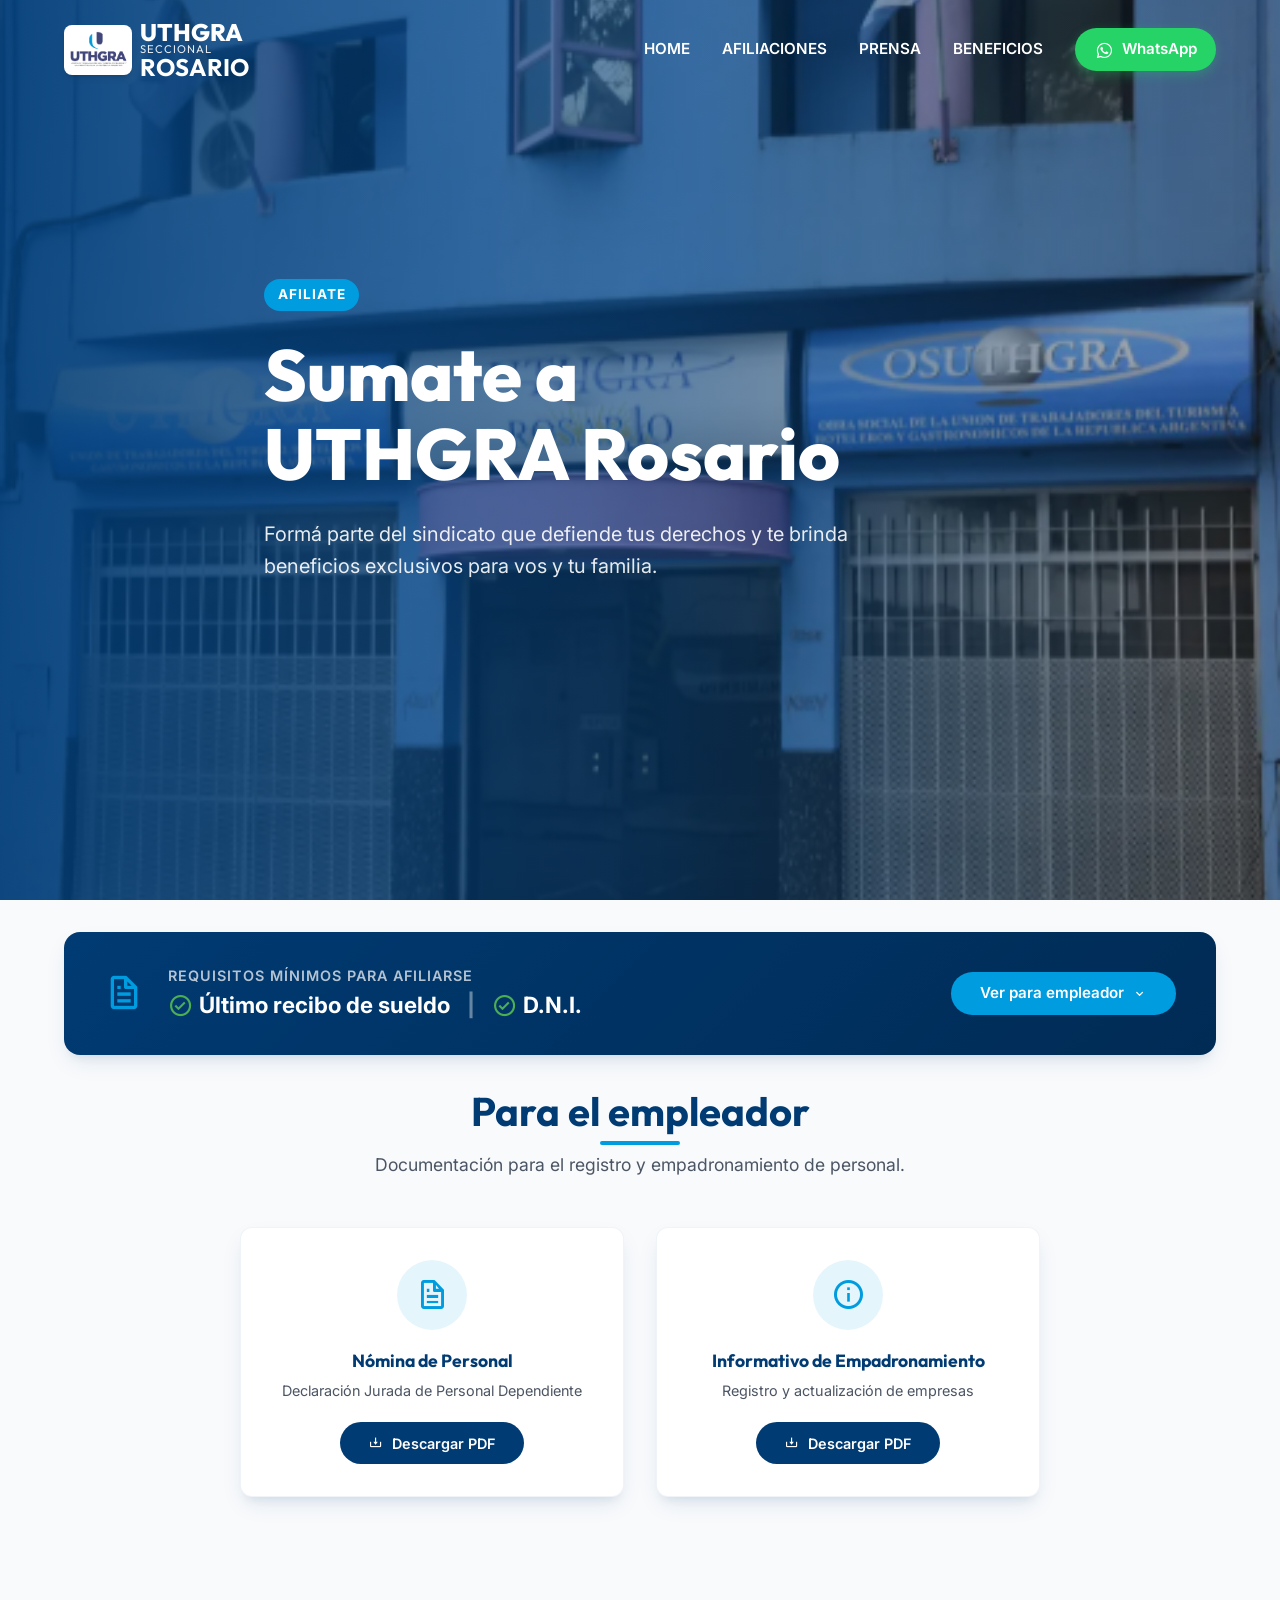
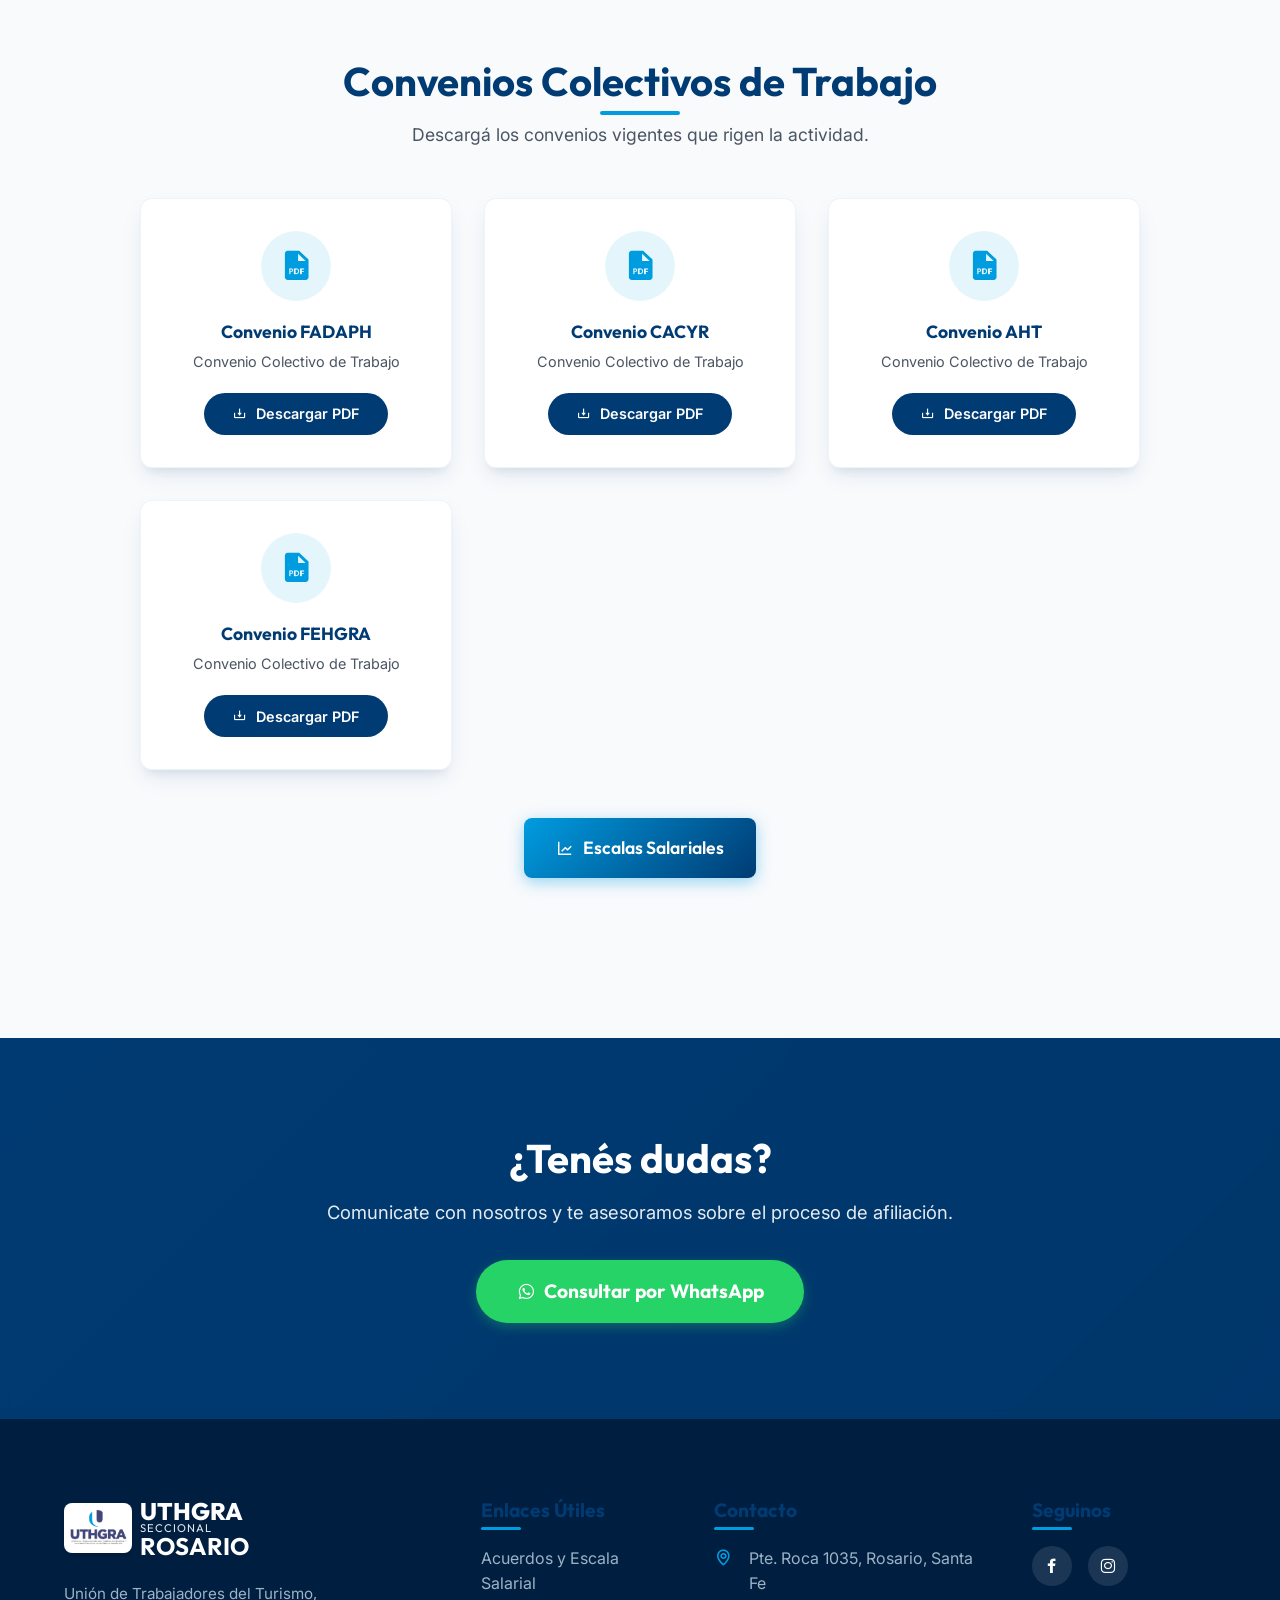
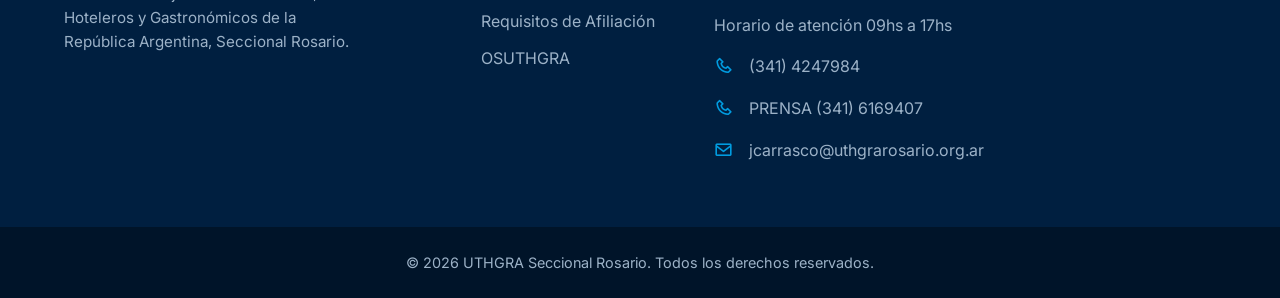
<file: afiliaciones.html>
<!DOCTYPE html>
<html lang="es">

<head>
    <meta charset="UTF-8">
    <meta name="viewport" content="width=device-width, initial-scale=1.0">
    <title>UTHGRA Rosario - Afiliaciones</title>
    <meta name="description"
        content="Unión de Trabajadores del Turismo, Hoteleros y Gastronómicos de la República Argentina, Seccional Rosario.">
    <!-- Google Fonts -->
    <link rel="preconnect" href="https://fonts.googleapis.com">
    <link rel="preconnect" href="https://fonts.gstatic.com" crossorigin>
    <link
        href="https://fonts.googleapis.com/css2?family=Inter:wght@300;400;600;700&family=Outfit:wght@500;700;800&display=swap"
        rel="stylesheet">
    <!-- Stylesheet -->
    <link rel="stylesheet" href="style.css">
    <!-- Boxicons for icons -->
    <link href="https://unpkg.com/boxicons@2.1.4/css/boxicons.min.css" rel="stylesheet">
    <script defer src="https://uthgra-umami.dsaibi.easypanel.host/script.js" data-website-id="1707a5dd-5f0c-46de-be39-bdd879236609"></script>
</head>

<body>
    <header class="navbar">
        <div class="container navbar-container">
            <a href="index.html" class="logo">
                <img src="assets/uthgra_logo.png" alt="UTHGRA Logo" class="logo-img">
                <span>UTHGRA <small>Seccional</small> <strong>ROSARIO</strong></span>
            </a>
            <nav class="nav-links">
                <a href="index.html" class="nav-link">HOME</a>
                <a href="afiliaciones.html" class="nav-link active">AFILIACIONES</a>
                <a href="prensa.html" class="nav-link">PRENSA</a>
                <a href="beneficios.html" class="nav-link">BENEFICIOS</a>
                <a href="https://wa.me/5493412832774" target="_blank" class="nav-link btn-whatsapp">
                    <i class='bx bxl-whatsapp'></i> WhatsApp
                </a>
            </nav>
            <div class="menu-toggle">
                <i class="bx bx-menu"></i>
            </div>
        </div>
    </header>

    <main>
        <!-- Hero de Afiliaciones -->
        <section class="hero" id="afiliaciones-hero">
            <div class="hero-overlay"></div>
            <div class="container hero-content">
                <div class="hero-badge">Afiliate</div>
                <h1 class="hero-title">Sumate a<br>UTHGRA Rosario</h1>
                <p class="hero-subtitle">Formá parte del sindicato que defiende tus derechos y te brinda beneficios
                    exclusivos para vos y tu familia.</p>
                
            </div>
        </section>

        <!-- Banner Rápido: Requisitos mínimos -->
        <section class="section" style="padding: 2rem 0; background: var(--clr-bg-light);">
            <div class="container">
                <div style="
                    background: linear-gradient(135deg, var(--clr-azul) 0%, #002b55 100%);
                    border-radius: 16px;
                    padding: 2rem 2.5rem;
                    display: flex;
                    align-items: center;
                    justify-content: space-between;
                    flex-wrap: wrap;
                    gap: 1.5rem;
                    box-shadow: var(--shadow-card);
                ">
                    <div style="display: flex; align-items: center; gap: 1.5rem; flex-wrap: wrap;">
                        <i class="bx bx-file" style="font-size: 2.5rem; color: var(--clr-celeste);"></i>
                        <div>
                            <p style="color: rgba(255,255,255,0.7); font-size: 0.9rem; font-weight: 600; text-transform: uppercase; letter-spacing: 1px;">Requisitos mínimos para afiliarse</p>
                            <p style="color: #ffffff; font-size: 1.4rem; font-weight: 700; margin: 0;">
                                <i class="bx bx-check-circle" style="color: #4caf50; font-size: 1.6rem; vertical-align: middle;"></i>
                                Último recibo de sueldo
                                <span style="color: rgba(255,255,255,0.4); margin: 0 0.75rem;">|</span>
                                <i class="bx bx-check-circle" style="color: #4caf50; font-size: 1.6rem; vertical-align: middle;"></i>
                                D.N.I.
                            </p>
                        </div>
                    </div>
                    <a href="#empleador" style="
                        background: var(--clr-celeste);
                        color: #fff;
                        padding: 0.6rem 1.8rem;
                        border-radius: 50px;
                        font-weight: 600;
                        font-size: 0.95rem;
                        transition: var(--transition);
                        text-decoration: none;
                        display: inline-flex;
                        align-items: center;
                        gap: 0.5rem;
                    ">
                        Ver para empleador <i class="bx bx-chevron-down"></i>
                    </a>
                </div>
            </div>
        </section>



        <!-- Sección para el empleador -->
        <section class="section" id="empleador" style="padding-top: 0;">
            <div class="container">
                <div class="section-header">
                    <h2>Para el empleador</h2>
                    <p>Documentación para el registro y empadronamiento de personal.</p>
                </div>

                <div style="
                    display: grid;
                    grid-template-columns: repeat(auto-fit, minmax(280px, 1fr));
                    gap: 2rem;
                    max-width: 800px;
                    margin: 0 auto;
                ">
                    <!-- Tarjeta 1 -->
                    <div style="
                        background: var(--clr-blanco);
                        border-radius: var(--border-radius);
                        padding: 2rem;
                        text-align: center;
                        box-shadow: var(--shadow-card);
                        transition: var(--transition);
                        border: 1px solid rgba(0, 59, 115, 0.06);
                    ">
                        <div style="
                            width: 70px;
                            height: 70px;
                            background: rgba(0, 156, 224, 0.1);
                            border-radius: 50%;
                            display: flex;
                            align-items: center;
                            justify-content: center;
                            margin: 0 auto 1.25rem;
                        ">
                            <i class="bx bx-file" style="font-size: 2.2rem; color: var(--clr-celeste);"></i>
                        </div>
                        <h3 style="font-size: 1.1rem; margin-bottom: 0.5rem;">Nómina de Personal</h3>
                        <p style="color: var(--clr-text-light); font-size: 0.9rem; margin-bottom: 1.25rem;">
                            Declaración Jurada de Personal Dependiente
                        </p>
                        <a href="assets/Nomina_de_Personal_Empadronamiento.pdf" download
                            style="
                                display: inline-flex;
                                align-items: center;
                                gap: 0.6rem;
                                background: var(--clr-azul);
                                color: #fff;
                                padding: 0.6rem 1.8rem;
                                border-radius: 50px;
                                font-weight: 600;
                                font-size: 0.9rem;
                                transition: var(--transition);
                                text-decoration: none;
                            "
                            onmouseover="this.style.background='var(--clr-celeste)'"
                            onmouseout="this.style.background='var(--clr-azul)'"
                        >
                            <i class="bx bx-download"></i> Descargar PDF
                        </a>
                    </div>

                    <!-- Tarjeta 2 -->
                    <div style="
                        background: var(--clr-blanco);
                        border-radius: var(--border-radius);
                        padding: 2rem;
                        text-align: center;
                        box-shadow: var(--shadow-card);
                        transition: var(--transition);
                        border: 1px solid rgba(0, 59, 115, 0.06);
                    ">
                        <div style="
                            width: 70px;
                            height: 70px;
                            background: rgba(0, 156, 224, 0.1);
                            border-radius: 50%;
                            display: flex;
                            align-items: center;
                            justify-content: center;
                            margin: 0 auto 1.25rem;
                        ">
                            <i class="bx bx-info-circle" style="font-size: 2.2rem; color: var(--clr-celeste);"></i>
                        </div>
                        <h3 style="font-size: 1.1rem; margin-bottom: 0.5rem;">Informativo de Empadronamiento</h3>
                        <p style="color: var(--clr-text-light); font-size: 0.9rem; margin-bottom: 1.25rem;">
                            Registro y actualización de empresas
                        </p>
                        <a href="assets/Informativo_Empadronamiento_Empresas.pdf" download
                            style="
                                display: inline-flex;
                                align-items: center;
                                gap: 0.6rem;
                                background: var(--clr-azul);
                                color: #fff;
                                padding: 0.6rem 1.8rem;
                                border-radius: 50px;
                                font-weight: 600;
                                font-size: 0.9rem;
                                transition: var(--transition);
                                text-decoration: none;
                            "
                            onmouseover="this.style.background='var(--clr-celeste)'"
                            onmouseout="this.style.background='var(--clr-azul)'"
                        >
                            <i class="bx bx-download"></i> Descargar PDF
                        </a>
                    </div>
                </div>
            </div>
        </section>

        <!-- Convenios Colectivos de Trabajo -->
        <section class="section" id="convenios" style="padding-top: 0;">
            <div class="container">
                <div class="section-header">
                    <h2>Convenios Colectivos de Trabajo</h2>
                    <p>Descargá los convenios vigentes que rigen la actividad.</p>
                </div>

                <div style="
                    display: grid;
                    grid-template-columns: repeat(auto-fit, minmax(240px, 1fr));
                    gap: 2rem;
                    max-width: 1000px;
                    margin: 0 auto 3rem;
                ">
                    <!-- ConvFADAPH -->
                    <div style="
                        background: var(--clr-blanco);
                        border-radius: var(--border-radius);
                        padding: 2rem;
                        text-align: center;
                        box-shadow: var(--shadow-card);
                        transition: var(--transition);
                        border: 1px solid rgba(0, 59, 115, 0.06);
                    ">
                        <div style="
                            width: 70px;
                            height: 70px;
                            background: rgba(0, 156, 224, 0.1);
                            border-radius: 50%;
                            display: flex;
                            align-items: center;
                            justify-content: center;
                            margin: 0 auto 1.25rem;
                        ">
                            <i class="bx bxs-file-pdf" style="font-size: 2.2rem; color: var(--clr-celeste);"></i>
                        </div>
                        <h3 style="font-size: 1.1rem; margin-bottom: 0.5rem;">Convenio FADAPH</h3>
                        <p style="color: var(--clr-text-light); font-size: 0.9rem; margin-bottom: 1.25rem;">
                            Convenio Colectivo de Trabajo
                        </p>
                        <a href="assets/ConvFADAPH.pdf" download
                            style="
                                display: inline-flex;
                                align-items: center;
                                gap: 0.6rem;
                                background: var(--clr-azul);
                                color: #fff;
                                padding: 0.6rem 1.8rem;
                                border-radius: 50px;
                                font-weight: 600;
                                font-size: 0.9rem;
                                transition: var(--transition);
                                text-decoration: none;
                            "
                            onmouseover="this.style.background='var(--clr-celeste)'"
                            onmouseout="this.style.background='var(--clr-azul)'"
                        >
                            <i class="bx bx-download"></i> Descargar PDF
                        </a>
                    </div>

                    <!-- ConvCACYR -->
                    <div style="
                        background: var(--clr-blanco);
                        border-radius: var(--border-radius);
                        padding: 2rem;
                        text-align: center;
                        box-shadow: var(--shadow-card);
                        transition: var(--transition);
                        border: 1px solid rgba(0, 59, 115, 0.06);
                    ">
                        <div style="
                            width: 70px;
                            height: 70px;
                            background: rgba(0, 156, 224, 0.1);
                            border-radius: 50%;
                            display: flex;
                            align-items: center;
                            justify-content: center;
                            margin: 0 auto 1.25rem;
                        ">
                            <i class="bx bxs-file-pdf" style="font-size: 2.2rem; color: var(--clr-celeste);"></i>
                        </div>
                        <h3 style="font-size: 1.1rem; margin-bottom: 0.5rem;">Convenio CACYR</h3>
                        <p style="color: var(--clr-text-light); font-size: 0.9rem; margin-bottom: 1.25rem;">
                            Convenio Colectivo de Trabajo
                        </p>
                        <a href="assets/ConvCACYR.pdf" download
                            style="
                                display: inline-flex;
                                align-items: center;
                                gap: 0.6rem;
                                background: var(--clr-azul);
                                color: #fff;
                                padding: 0.6rem 1.8rem;
                                border-radius: 50px;
                                font-weight: 600;
                                font-size: 0.9rem;
                                transition: var(--transition);
                                text-decoration: none;
                            "
                            onmouseover="this.style.background='var(--clr-celeste)'"
                            onmouseout="this.style.background='var(--clr-azul)'"
                        >
                            <i class="bx bx-download"></i> Descargar PDF
                        </a>
                    </div>

                    <!-- ConvAHT -->
                    <div style="
                        background: var(--clr-blanco);
                        border-radius: var(--border-radius);
                        padding: 2rem;
                        text-align: center;
                        box-shadow: var(--shadow-card);
                        transition: var(--transition);
                        border: 1px solid rgba(0, 59, 115, 0.06);
                    ">
                        <div style="
                            width: 70px;
                            height: 70px;
                            background: rgba(0, 156, 224, 0.1);
                            border-radius: 50%;
                            display: flex;
                            align-items: center;
                            justify-content: center;
                            margin: 0 auto 1.25rem;
                        ">
                            <i class="bx bxs-file-pdf" style="font-size: 2.2rem; color: var(--clr-celeste);"></i>
                        </div>
                        <h3 style="font-size: 1.1rem; margin-bottom: 0.5rem;">Convenio AHT</h3>
                        <p style="color: var(--clr-text-light); font-size: 0.9rem; margin-bottom: 1.25rem;">
                            Convenio Colectivo de Trabajo
                        </p>
                        <a href="assets/ConvAHT.pdf" download
                            style="
                                display: inline-flex;
                                align-items: center;
                                gap: 0.6rem;
                                background: var(--clr-azul);
                                color: #fff;
                                padding: 0.6rem 1.8rem;
                                border-radius: 50px;
                                font-weight: 600;
                                font-size: 0.9rem;
                                transition: var(--transition);
                                text-decoration: none;
                            "
                            onmouseover="this.style.background='var(--clr-celeste)'"
                            onmouseout="this.style.background='var(--clr-azul)'"
                        >
                            <i class="bx bx-download"></i> Descargar PDF
                        </a>
                    </div>

                    <!-- ConvFEHGRA -->
                    <div style="
                        background: var(--clr-blanco);
                        border-radius: var(--border-radius);
                        padding: 2rem;
                        text-align: center;
                        box-shadow: var(--shadow-card);
                        transition: var(--transition);
                        border: 1px solid rgba(0, 59, 115, 0.06);
                    ">
                        <div style="
                            width: 70px;
                            height: 70px;
                            background: rgba(0, 156, 224, 0.1);
                            border-radius: 50%;
                            display: flex;
                            align-items: center;
                            justify-content: center;
                            margin: 0 auto 1.25rem;
                        ">
                            <i class="bx bxs-file-pdf" style="font-size: 2.2rem; color: var(--clr-celeste);"></i>
                        </div>
                        <h3 style="font-size: 1.1rem; margin-bottom: 0.5rem;">Convenio FEHGRA</h3>
                        <p style="color: var(--clr-text-light); font-size: 0.9rem; margin-bottom: 1.25rem;">
                            Convenio Colectivo de Trabajo
                        </p>
                        <a href="assets/ConvFEHGRA.pdf" download
                            style="
                                display: inline-flex;
                                align-items: center;
                                gap: 0.6rem;
                                background: var(--clr-azul);
                                color: #fff;
                                padding: 0.6rem 1.8rem;
                                border-radius: 50px;
                                font-weight: 600;
                                font-size: 0.9rem;
                                transition: var(--transition);
                                text-decoration: none;
                            "
                            onmouseover="this.style.background='var(--clr-celeste)'"
                            onmouseout="this.style.background='var(--clr-azul)'"
                        >
                            <i class="bx bx-download"></i> Descargar PDF
                        </a>
                    </div>
                </div>

                <!-- CTA Escalas Salariales -->
                <div style="text-align: center;">
                    <a href="https://www.uthgra.org.ar/institucional/accion-gremial/escalas/" target="_blank" rel="noopener noreferrer"
                        class="btn btn-primary btn-large"
                        style="display: inline-flex; align-items: center; gap: 0.6rem;">
                        <i class="bx bx-line-chart"></i> Escalas Salariales
                    </a>
                </div>
            </div>
        </section>

        <!-- CTA -->
        <section class="cta-section" style="background: linear-gradient(135deg, var(--clr-azul), #001f40);">
            <div class="container cta-container">
                <h2>¿Tenés dudas?</h2>
                <p>Comunicate con nosotros y te asesoramos sobre el proceso de afiliación.</p>
                <a href="https://wa.me/5493413354781" target="_blank" class="btn btn-whatsapp" style="font-size: 1.2rem; padding: 1rem 2.5rem;">
                    <i class='bx bxl-whatsapp'></i> Consultar por WhatsApp
                </a>
            </div>
        </section>
    </main>

    <!-- Footer -->
    <footer class="footer" id="contacto">
        <div class="container footer-grid">
            <div class="footer-brand">
                <a href="index.html" class="logo footer-logo">
                    <img src="assets/uthgra_logo.png" alt="UTHGRA Logo" class="logo-img">
                    <span>UTHGRA <small>Seccional</small> <strong>ROSARIO</strong></span>
                </a>
                <p class="footer-desc">Unión de Trabajadores del Turismo, Hoteleros y Gastronómicos de la República
                    Argentina, Seccional Rosario.</p>
            </div>
            <div class="footer-links">
                <h4>Enlaces Útiles</h4>
                <ul>
                    <li><a href="prensa.html" target="_blank">Acuerdos y Escala Salarial</a></li>
                    <li><a href="afiliaciones.html">Requisitos de Afiliación</a></li>
                    <li><a href="beneficios.html">OSUTHGRA</a></li>
                </ul>
            </div>
            <div class="footer-contact">
                <h4>Contacto</h4>
                <ul class="contact-list">
                    <li><i class="bx bx-map"></i> Pte. Roca 1035, Rosario, Santa Fe</li>
                    <li> Horario de atención 09hs a 17hs</li>
                    <li><i class="bx bx-phone"></i> (341) 4247984</li>
                    <li><i class="bx bx-phone"></i> PRENSA (341) 6169407</li>

                    <li><i class="bx bx-envelope"></i> jcarrasco@uthgrarosario.org.ar</li>
                </ul>
            </div>
            <div class="footer-social">
                <h4>Seguinos</h4>
                <div class="social-icons">
                    <a href="https://www.facebook.com/uthgra.rosario.9" target="_blank"><i class="bx bxl-facebook"></i></a></a>
                    <a href="https://www.instagram.com/uthgrarosario/" target="_blank" rel="noopener noreferrer"><i class="bx bxl-instagram"></i></a>
                 
                </div>
            </div>
        </div>
        <div class="footer-bottom">
            <div class="container">
                <p>&copy; 2026 UTHGRA Seccional Rosario. Todos los derechos reservados.</p>
            </div>
        </div>
    </footer>

    <script>
        const navbar = document.querySelector('.navbar');
        window.addEventListener('scroll', () => {
            if (window.scrollY > 50) {
                navbar.classList.add('scrolled');
            } else {
                navbar.classList.remove('scrolled');
            }
        });

        const menuToggle = document.querySelector('.menu-toggle');
        const navLinks = document.querySelector('.nav-links');

        menuToggle.addEventListener('click', () => {
            navLinks.classList.toggle('active');
            const icon = menuToggle.querySelector('i');
            if (navLinks.classList.contains('active')) {
                icon.className = 'bx bx-x';
            } else {
                icon.className = 'bx bx-menu';
            }
        });

        document.querySelectorAll('.nav-link').forEach(link => {
            link.addEventListener('click', () => {
                navLinks.classList.remove('active');
                const icon = menuToggle.querySelector('i');
                if (icon) icon.className = 'bx bx-menu';
            });
        });
    </script>
</body>

</html>
</file>
<file: style.css>
:root {
    /* UTHGRA Color Palette */
    --clr-azul: #003b73;
    --clr-celeste: #009ce0;
    --clr-blanco: #ffffff;
    
    /* Neutrals */
    --clr-text: #1f2937;
    --clr-text-light: #4b5563;
    --clr-bg-light: #f8fafc;
    --clr-bg-alt: #e1e7ec;
    
    /* Variables */
    --font-heading: 'Outfit', sans-serif;
    --font-body: 'Inter', sans-serif;
    --border-radius: 12px;
    --transition: all 0.3s cubic-bezier(0.25, 0.8, 0.25, 1);
    --shadow-sm: 0 4px 6px -1px rgba(0, 0, 0, 0.1), 0 2px 4px -1px rgba(0, 0, 0, 0.06);
    --shadow-card: 0 10px 25px -5px rgba(0, 59, 115, 0.1), 0 8px 10px -6px rgba(0, 59, 115, 0.1);
    --shadow-hover: 0 20px 25px -5px rgba(0, 59, 115, 0.15), 0 10px 10px -5px rgba(0, 59, 115, 0.1);
}

* {
    margin: 0;
    padding: 0;
    box-sizing: border-box;
}

html {
    scroll-behavior: smooth;
}

body {
    font-family: var(--font-body);
    color: var(--clr-text);
    background-color: var(--clr-bg-light);
    line-height: 1.6;
    overflow-x: hidden;
}

h1, h2, h3, h4, h5, h6 {
    font-family: var(--font-heading);
    color: var(--clr-azul);
    line-height: 1.2;
}

a {
    text-decoration: none;
    color: inherit;
}

ul {
    list-style: none;
}

/* Layout */
.container {
    width: 100%;
    max-width: 1200px;
    margin: 0 auto;
    padding: 0 1.5rem;
}

.container-flex {
    display: flex;
    flex-wrap: wrap;
}

.align-center {
    align-items: center;
}

.gap-large {
    gap: 4rem;
}

.section {
    padding: 10rem 0;
}

.section-header {
    text-align: center;
    max-width: 700px;
    margin: 0 auto 3rem;
}

.section-header h2 {
    font-size: 2.5rem;
    margin-bottom: 1rem;
    position: relative;
    display: inline-block;
}

.section-header h2::after {
    content: '';
    position: absolute;
    bottom: -10px;
    left: 50%;
    transform: translateX(-50%);
    width: 80px;
    height: 4px;
    background-color: var(--clr-celeste);
    border-radius: 2px;
}

.section-header p {
    color: var(--clr-text-light);
    font-size: 1.1rem;
}
/* ===== CARRUSEL CENTRO DE CAPACITACIONES ===== */
.carrusel-section {
    padding: 4rem 0;
    background: var(--clr-bg-light, #f8f9fa);
}

.carrusel-container {
    max-width: 900px;
    margin: 0 auto;
    position: relative;
}

.carrusel-wrapper {
    position: relative;
    overflow: hidden;
    border-radius: 16px;
    box-shadow: 0 12px 40px rgba(0, 0, 0, 0.15);
}

.carrusel-slides {
    display: flex;
    transition: transform 0.6s cubic-bezier(0.25, 0.46, 0.45, 0.94);
}

.carrusel-slide {
    min-width: 100%;
    aspect-ratio: 16 / 10;
    background: #1a1a2e;
}

.carrusel-slide img {
    width: 100%;
    height: 100%;
    object-fit: cover;
    display: block;
}

/* Botones de navegación */
.carrusel-btn {
    position: absolute;
    top: 50%;
    transform: translateY(-50%);
    background: rgba(255, 255, 255, 0.85);
    border: none;
    width: 48px;
    height: 48px;
    border-radius: 50%;
    display: flex;
    align-items: center;
    justify-content: center;
    font-size: 1.8rem;
    cursor: pointer;
    transition: all 0.3s ease;
    box-shadow: 0 4px 12px rgba(0, 0, 0, 0.15);
    color: #1a1a2e;
    z-index: 10;
}

.carrusel-btn:hover {
    background: #ffffff;
    transform: translateY(-50%) scale(1.08);
    box-shadow: 0 6px 20px rgba(0, 0, 0, 0.25);
}

.carrusel-btn-prev {
    left: 16px;
}

.carrusel-btn-next {
    right: 16px;
}

/* Indicadores (dots) */
.carrusel-indicators {
    display: flex;
    justify-content: center;
    gap: 10px;
    margin-top: 1.2rem;
}

.carrusel-dot {
    width: 12px;
    height: 12px;
    border-radius: 50%;
    background: #ccc;
    cursor: pointer;
    transition: all 0.3s ease;
    border: 2px solid transparent;
}

.carrusel-dot:hover {
    background: #999;
}

.carrusel-dot.active {
    background: var(--clr-primary, #1a237e);
    border-color: var(--clr-primary, #1a237e);
    transform: scale(1.2);
}

/* Responsive */
@media (max-width: 768px) {
    .carrusel-section {
        padding: 2.5rem 0;
    }
    
    .carrusel-slide {
        aspect-ratio: 4 / 3;
    }
    
    .carrusel-btn {
        width: 40px;
        height: 40px;
        font-size: 1.4rem;
    }
    
    .carrusel-btn-prev {
        left: 8px;
    }
    
    .carrusel-btn-next {
        right: 8px;
    }
    
    .carrusel-dot {
        width: 10px;
        height: 10px;
    }
}
/* Base Buttons */
.btn {
    display: inline-flex;
    align-items: center;
    justify-content: center;
    gap: 0.5rem;
    padding: 0.75rem 1.5rem;
    border-radius: 8px;
    font-family: var(--font-heading);
    font-weight: 600;
    cursor: pointer;
    transition: var(--transition);
    border: none;
}

.btn-primary {
    background: linear-gradient(135deg, var(--clr-celeste) 0%, var(--clr-azul) 100%);
    color: var(--clr-blanco);
    box-shadow: 0 4px 15px rgba(0, 156, 224, 0.4);
}

.btn-primary:hover {
    transform: translateY(-2px);
    box-shadow: 0 6px 20px rgba(0, 156, 224, 0.6);
    color: var(--clr-blanco);
}

.btn-whatsapp {
    background-color: #25d366;
    color: var(--clr-blanco);
    display: inline-flex;
    align-items: center;
    gap: 0.5rem;
    padding: 0.6rem 1.2rem;
    border-radius: 50px;
    font-size: 0.9rem;
    font-weight: 700;
    box-shadow: 0 4px 12px rgba(37, 211, 102, 0.3);
    transition: var(--transition);
}

.btn-whatsapp i {
    font-size: 1.25rem;
}

.btn-whatsapp:hover {
    background-color: #128c7e;
    transform: translateY(-2px);
    box-shadow: 0 6px 15px rgba(37, 211, 102, 0.5);
    color: var(--clr-blanco);
}

.btn-secondary {
    background-color: rgba(255, 255, 255, 0.15);
    backdrop-filter: blur(10px);
    color: var(--clr-blanco);
    border: 1px solid rgba(255, 255, 255, 0.3);
}

.btn-secondary:hover {
    background-color: var(--clr-blanco);
    color: var(--clr-azul);
}

.btn-large {
    padding: 1rem 2rem;
    font-size: 1.1rem;
}

.margin-top {
    margin-top: 1.5rem;
}

/* Navbar */
.navbar {
    position: fixed;
    top: 0;
    left: 0;
    width: 100%;
    z-index: 1000;
    padding: 1.25rem 0;
    transition: var(--transition);
}

.navbar.scrolled {
    background-color: rgba(255, 255, 255, 0.95);
    backdrop-filter: blur(10px);
    box-shadow: var(--shadow-sm);
    padding: 0.75rem 0;
}

.navbar.scrolled .nav-link {
    color: var(--clr-text);
}

.navbar.scrolled .nav-link:hover {
    color: var(--clr-celeste);
}

.navbar.scrolled .logo span {
    color: var(--clr-azul);
}

.navbar.scrolled .logo i {
    color: var(--clr-celeste);
}

.navbar.scrolled .menu-toggle {
    color: var(--clr-azul);
}

.navbar-container {
    display: flex;
    justify-content: space-between;
    align-items: center;
}

.logo {
    display: flex;
    align-items: center;
    gap: 0.5rem;
    font-family: var(--font-heading);
    font-size: 1.5rem;
    font-weight: 800;
}

.logo i {
    font-size: 2rem;
    color: var(--clr-blanco);
    transition: var(--transition);
}

.logo-img {
    height: 50px;
    width: auto;
    object-fit: contain;
    transition: var(--transition);
    background-color: var(--clr-blanco);
    border-radius: 8px;
    padding: 4px;
    box-shadow: var(--shadow-sm);
}

.logo span {
    color: var(--clr-blanco);
    transition: var(--transition);
    display: flex;
    flex-direction: column;
    line-height: 1;
}

.logo span small {
    font-size: 0.7rem;
    font-weight: 400;
    text-transform: uppercase;
    letter-spacing: 1px;
    opacity: 0.9;
}

.nav-links {
    display: flex;
    align-items: center;
    gap: 2rem;
}

.nav-link {
    color: var(--clr-blanco);
    font-weight: 600;
    font-size: 0.95rem;
    transition: var(--transition);
}

.nav-link:not(.btn-primary):hover {
    color: var(--clr-celeste);
}

.menu-toggle {
    display: none;
    font-size: 1.8rem;
    color: var(--clr-blanco);
    cursor: pointer;
}

/* Hero Section */
.hero {
    position: relative;
    min-height: 100vh;
    display: flex;
    align-items: center;
    background: url('./assets/frente Roca.png') center/cover no-repeat;
}

.hero-overlay {
    position: absolute;
    inset: 0;
    background: linear-gradient(to right, rgba(0, 59, 115, 0.9) 0%, rgba(0, 59, 115, 0.6) 50%, rgba(0, 0, 0, 0.3) 100%);
}

.hero-content {
    position: relative;
    z-index: 10;
    max-width: 800px;
}

.hero-badge {
    background-color: var(--clr-celeste);
    color: var(--clr-blanco);
    padding: 0.4em 1em;
    border-radius: 50px;
    font-size: 0.85rem;
    font-weight: 700;
    text-transform: uppercase;
    letter-spacing: 1px;
    display: inline-block;
    margin-bottom: 1.5rem;
    animation: slideUp 0.6s cubic-bezier(0.25, 0.8, 0.25, 1) forwards;
}

.hero-title {
    color: var(--clr-blanco);
    font-size: 4.5rem;
    font-weight: 800;
    line-height: 1.1;
    margin-bottom: 1.5rem;
    animation: slideUp 0.8s cubic-bezier(0.25, 0.8, 0.25, 1) forwards;
    opacity: 0;
}

.hero-subtitle {
    color: rgba(255, 255, 255, 0.9);
    font-size: 1.25rem;
    margin-bottom: 2.5rem;
    max-width: 600px;
    animation: slideUp 1s cubic-bezier(0.25, 0.8, 0.25, 1) forwards;
    opacity: 0;
}

.hero-actions {
    display: flex;
    gap: 1rem;
    flex-wrap: wrap;
    animation: slideUp 1.2s cubic-bezier(0.25, 0.8, 0.25, 1) forwards;
    opacity: 0;
}

@keyframes slideUp {
    from {
        opacity: 0;
        transform: translateY(30px);
    }
    to {
        opacity: 1;
        transform: translateY(0);
    }
}

/* Quick Stats Section */
.quick-stats {
    padding: 3rem 0;
    position: relative;
    z-index: 20;
    margin-top: -60px;
}

.stats-container {
    display: grid;
    grid-template-columns: repeat(3, 1fr);
    gap: 3rem;
    max-width: 1200px;
    margin: 0 auto;
}

.stat-box {
    display: flex;
    align-items: center;
    gap: 1.5rem;
    padding: 2.5rem;
    background-color: var(--clr-blanco);
    border-radius: var(--border-radius);
    transition: var(--transition);
    border: 1px solid rgba(0, 59, 115, 0.05);
    box-shadow: var(--shadow-card);
}

.stat-box:hover {
    transform: translateY(-8px);
    box-shadow: var(--shadow-hover);
}

.stat-box i {
    font-size: 3rem;
    color: var(--clr-celeste);
    background-color: rgba(0, 156, 224, 0.1);
    padding: 1rem;
    border-radius: 50%;
}

.stat-box h3 {
    font-size: 1.5rem;
    margin-bottom: 0.25rem;
}

.stat-box p {
    color: var(--clr-text-light);
    font-size: 0.95rem;
}

/* News Section */
.news-section {
    background-color: var(--clr-bg-light);
}

.news-grid {
    display: grid;
    grid-template-columns: repeat(3, 1fr);
    gap: 2rem;
}

.news-card {
    background: var(--clr-blanco);
    border-radius: var(--border-radius);
    overflow: hidden;
    box-shadow: var(--shadow-card);
    transition: var(--transition);
}

.news-card:hover {
    transform: translateY(-10px);
    box-shadow: var(--shadow-hover);
}

.news-image {
    height: 220px;
    background-size: cover;
    background-position: center;
    position: relative;
}

/* Fallback/generated backgrounds for news cards */
.news-image-hotel {
    background-image: url('./assets/uthgra_hotel_workers_1774284369522.png');
}

.news-image-gastro {
    background-image: url('./assets/inspeccion.png');
}

.news-content {
    padding: 2rem;
}

.news-category {
    font-size: 0.8rem;
    font-weight: 700;
    text-transform: uppercase;
    color: var(--clr-celeste);
    letter-spacing: 1px;
    margin-bottom: 0.75rem;
    display: inline-block;
}

.news-title {
    font-size: 1.3rem;
    margin-bottom: 1rem;
    transition: var(--transition);
}

.news-card:hover .news-title {
    color: var(--clr-celeste);
}

.news-excerpt {
    color: var(--clr-text-light);
    margin-bottom: 1.5rem;
    font-size: 0.95rem;
}

.read-more {
    display: inline-flex;
    align-items: center;
    color: var(--clr-azul);
    font-weight: 600;
    font-size: 0.95rem;
}

.read-more i {
    transition: var(--transition);
}

.read-more:hover i {
    transform: translateX(5px);
    color: var(--clr-celeste);
}

.highlight-card {
    background: linear-gradient(135deg, var(--clr-azul) 0%, #001f40 100%);
    color: var(--clr-blanco);
    display: flex;
    align-items: center;
    justify-content: center;
}

.highlight-content {
    text-align: center;
    padding: 3rem 2rem;
}

.quote-icon {
    font-size: 3rem;
    color: var(--clr-celeste);
    margin-bottom: 1.5rem;
    opacity: 0.7;
}

.highlight-card .news-title {
    color: var(--clr-blanco);
    font-size: 1.5rem;
    margin-bottom: 1rem;
    font-style: italic;
}

.highlight-card .news-excerpt {
    color: rgba(255, 255, 255, 0.8);
    margin-bottom: 1.5rem;
}

/* ===== NEWS GRID (últimas noticias, estilo 4 tarjetas) ===== */
.news-grid-latest {
    display: grid;
    grid-template-columns: repeat(4, 1fr);
    gap: 2rem;
    margin-top: 3rem;
}

.news-card-latest {
    display: block;
    background: var(--clr-blanco);
    border-radius: var(--border-radius);
    overflow: hidden;
    box-shadow: var(--shadow-card);
    transition: var(--transition);
}

.news-card-latest:hover {
    transform: translateY(-10px);
    box-shadow: var(--shadow-hover);
}

.news-card-latest-img {
    position: relative;
    width: 100%;
    aspect-ratio: 4 / 3;
    overflow: hidden;
}

.news-card-latest-img img {
    width: 100%;
    height: 100%;
    object-fit: cover;
    display: block;
    transition: var(--transition);
}

.news-card-latest:hover .news-card-latest-img img {
    transform: scale(1.08);
}

.news-comments {
    position: absolute;
    top: 12px;
    left: 12px;
    background: rgba(0, 31, 64, 0.6);
    color: var(--clr-blanco);
    font-size: 0.75rem;
    font-weight: 600;
    padding: 4px 10px;
    border-radius: 20px;
    display: flex;
    align-items: center;
    gap: 4px;
    backdrop-filter: blur(3px);
}

.news-badge {
    position: absolute;
    top: 12px;
    right: 12px;
    background-color: var(--clr-celeste);
    color: var(--clr-blanco);
    font-size: 0.7rem;
    font-weight: 700;
    letter-spacing: 0.5px;
    padding: 4px 10px;
    border-radius: 4px;
    text-transform: uppercase;
}

.news-card-latest-content {
    padding: 1.5rem;
}

.news-card-latest-content h3 {
    font-family: var(--font-heading);
    font-size: 1rem;
    font-weight: 700;
    line-height: 1.35;
    margin: 0 0 0.75rem;
    text-transform: uppercase;
    color: var(--clr-azul);
    transition: var(--transition);
    display: -webkit-box;
    -webkit-line-clamp: 2;
    -webkit-box-orient: vertical;
    overflow: hidden;
}

.news-card-latest:hover .news-card-latest-content h3 {
    color: var(--clr-celeste);
}

.news-date {
    font-size: 0.85rem;
    color: var(--clr-text-light);
}

/* Responsive */
@media (max-width: 992px) {
    .news-grid-latest {
        grid-template-columns: repeat(2, 1fr);
    }
}

@media (max-width: 576px) {
    .news-grid-latest {
        grid-template-columns: 1fr;
    }
}
.news-grid-latest-top {
    grid-template-columns: repeat(2, 1fr);
    max-width: 700px;
    margin: 3rem auto 2rem;
}

.news-grid-latest-bottom {
    grid-template-columns: repeat(2, 1fr);
    max-width: 700px;
    margin: 0 auto;
}
/* ===== VIDEO YOUTUBE (miniatura con enlace externo) ===== */
.video-thumb-wrapper {
    max-width: 640px;
    margin: 2.5rem auto 0;
    text-align: center;
}

.video-thumb-label {
    font-family: var(--font-heading);
    font-weight: 700;
    font-size: 0.9rem;
    text-transform: uppercase;
    letter-spacing: 0.5px;
    color: var(--clr-azul);
    margin-bottom: 1rem;
}

.video-thumb-card {
    position: relative;
    display: block;
    border-radius: var(--border-radius);
    overflow: hidden;
    box-shadow: var(--shadow-card);
    transition: var(--transition);
}

.video-thumb-card:hover {
    transform: translateY(-4px);
    box-shadow: var(--shadow-hover);
}

.video-thumb-img {
    width: 100%;
    display: block;
    aspect-ratio: 16 / 9;
    object-fit: cover;
    transition: var(--transition);
}

.video-thumb-card:hover .video-thumb-img {
    filter: brightness(0.85);
}

.video-play-btn {
    position: absolute;
    top: 50%;
    left: 50%;
    transform: translate(-50%, -50%);
    width: 72px;
    height: 72px;
    background: rgba(0, 0, 0, 0.65);
    border-radius: 50%;
    display: flex;
    align-items: center;
    justify-content: center;
    transition: var(--transition);
}

.video-play-btn i {
    color: #ffffff;
    font-size: 2.2rem;
    margin-left: 2px;
}

.video-thumb-card:hover .video-play-btn {
    background: #ff0000;
    transform: translate(-50%, -50%) scale(1.08);
}

@media (max-width: 576px) {
    .video-play-btn {
        width: 56px;
        height: 56px;
    }

    .video-play-btn i {
        font-size: 1.6rem;
    }
}

.tourism-section {
    background-color: var(--clr-blanco);
}

.tourism-grid {
    display: grid;
    gap: 1.5rem;
}

.tourism-grid-featured {
    grid-template-columns: 1fr;
    max-width: 480px;
    margin: 2.5rem auto 1.5rem;
}

.tourism-grid-secondary {
    grid-template-columns: repeat(4, 1fr);
    max-width: 1000px;
    margin: 0 auto;
}

.tourism-card {
    display: block;
    background: var(--clr-blanco);
    border-radius: var(--border-radius);
    overflow: hidden;
    box-shadow: var(--shadow-card);
    transition: var(--transition);
}

.tourism-card:hover {
    transform: translateY(-6px);
    box-shadow: var(--shadow-hover);
}

.tourism-card img {
    width: 100%;
    display: block;
    aspect-ratio: 3 / 4;
    object-fit: cover;
    transition: var(--transition);
}

.tourism-card-large img {
    aspect-ratio: auto;
    height: auto;
    object-fit: contain;
    background-color: var(--clr-bg-light);
}

.tourism-card:hover img {
    transform: scale(1.03);
}

.tourism-card-title {
    padding: 0.9rem 1rem;
    font-family: var(--font-heading);
    font-size: 0.85rem;
    font-weight: 700;
    line-height: 1.3;
    text-transform: uppercase;
    color: var(--clr-azul);
    text-align: center;
    transition: var(--transition);
}

.tourism-card:hover .tourism-card-title {
    color: var(--clr-celeste);
}

.tourism-card-title i {
    margin-right: 0.35rem;
}

.tourism-card.is-generating {
    pointer-events: none;
    opacity: 0.6;
}

.tourism-card.is-generating .tourism-card-title::after {
    content: "Generando PDF...";
    display: block;
    font-size: 0.7rem;
    font-weight: 600;
    text-transform: none;
    color: var(--clr-text-light);
    margin-top: 0.25rem;
}

@media (max-width: 992px) {
    .tourism-grid-secondary {
        grid-template-columns: repeat(2, 1fr);
        max-width: 600px;
    }
}

@media (max-width: 576px) {
    .tourism-grid-secondary {
        grid-template-columns: 1fr;
    }
}

/* Benefits Section */
.benefits-section {
    background-color: var(--clr-blanco);
}

.benefits-text {
    flex: 1;
    min-width: 350px;
}

.section-badge {
    background-color: rgba(0, 156, 224, 0.1);
    color: var(--clr-celeste);
    padding: 0.4em 1em;
    border-radius: 50px;
    font-size: 0.85rem;
    font-weight: 700;
    text-transform: uppercase;
    letter-spacing: 1px;
    display: inline-block;
    margin-bottom: 1rem;
}

.benefits-text h2 {
    font-size: 2.5rem;
    margin-bottom: 1.5rem;
}

.benefits-text p {
    color: var(--clr-text-light);
    font-size: 1.1rem;
    margin-bottom: 2rem;
}

.benefits-list li {
    display: flex;
    align-items: center;
    gap: 1.5rem;
    margin-bottom: 2rem;
    font-size: 1.05rem;
    font-weight: 500;
}

.benefits-list i {
    color: var(--clr-celeste);
    font-size: 1.5rem;
}

.benefits-visual {
    flex: 1;
    min-width: 350px;
    position: relative;
    height: 400px;
    display: flex;
    justify-content: center;
    align-items: center;
}

.visual-circle {
    width: 300px;
    height: 300px;
    border-radius: 50%;
    background: linear-gradient(135deg, rgba(0, 156, 224, 0.1) 0%, rgba(0, 59, 115, 0.05) 100%);
    position: absolute;
    z-index: 1;
}

.visual-circle::before {
    content: '';
    position: absolute;
    top: -20px;
    right: -20px;
    width: 100%;
    height: 100%;
    border-radius: 50%;
    border: 2px dashed rgba(0, 156, 224, 0.3);
    animation: rotate 20s linear infinite;
}

@keyframes rotate {
    0% { transform: rotate(0deg); }
    100% { transform: rotate(360deg); }
}

.visual-card {
    position: absolute;
    z-index: 2;
    background: var(--clr-blanco);
    padding: 2rem;
    border-radius: var(--border-radius);
    box-shadow: var(--shadow-card);
    text-align: center;
    width: 200px;
    transform: translate(-100px, -80px); /* Increased separation */
    transition: var(--transition);
}

.visual-card:hover {
    transform: translate(-100px, -85px);
}

.visual-card-2 {
    transform: translate(100px, 80px); /* Increased separation */
    z-index: 3;
}

.visual-card-2:hover {
    transform: translate(100px, 75px);
}

.visual-card i {
    font-size: 3.5rem;
    color: var(--clr-azul);
    margin-bottom: 1rem;
}

.visual-card h4 {
    font-size: 1.2rem;
}

.benefit-logo {
    width: 100%;
    height: 80px;
    object-fit: contain;
    margin-bottom: 1rem;
}

/* CTA Section */
.cta-section {
    background: url('./assets/uthgra_hotel_workers_1774284369522.png') center/cover no-repeat;
    position: relative;
    text-align: center;
    padding: 6rem 0;
}

.cta-section::before {
    content: '';
    position: absolute;
    inset: 0;
    background: rgba(0, 59, 115, 0.85);
    backdrop-filter: blur(5px);
}

.cta-container {
    position: relative;
    z-index: 10;
    max-width: 700px;
}

.cta-container h2 {
    color: var(--clr-blanco);
    font-size: 2.5rem;
    margin-bottom: 1rem;
}

.cta-container p {
    color: rgba(255, 255, 255, 0.9);
    font-size: 1.15rem;
    margin-bottom: 2rem;
}

.cta-btn {
    font-size: 1.25rem;
    padding: 1.2rem 3rem;
    border-radius: 50px;
    background: var(--clr-blanco);
    color: var(--clr-azul);
    box-shadow: 0 10px 25px rgba(0, 0, 0, 0.2);
}

.cta-btn:hover {
    background: var(--clr-celeste);
    color: var(--clr-blanco);
    transform: translateY(-3px);
}

/* Footer */
.footer {
    background-color: #001f40;
    color: var(--clr-blanco);
    padding: 5rem 0 0;
}

.footer-grid {
    display: grid;
    grid-template-columns: 2fr 1fr 1fr 1fr;
    gap: 3rem;
    margin-bottom: 3rem;
}

.footer-logo {
    margin-bottom: 1.5rem;
}

.footer-desc {
    color: #9cb2c7;
    font-size: 0.95rem;
    max-width: 300px;
}

.footer h4 {
    font-family: var(--font-heading);
    font-size: 1.2rem;
    margin-bottom: 1.5rem;
    position: relative;
    display: inline-block;
}

.footer h4::after {
    content: '';
    position: absolute;
    bottom: -8px;
    left: 0;
    width: 40px;
    height: 3px;
    background-color: var(--clr-celeste);
    border-radius: 2px;
}

.footer-links ul li {
    margin-bottom: 0.75rem;
}

.footer-links ul li a {
    color: #9cb2c7;
    transition: var(--transition);
}

.footer-links ul li a:hover {
    color: var(--clr-celeste);
    padding-left: 5px;
}

.contact-list li {
    display: flex;
    align-items: flex-start;
    gap: 1rem;
    margin-bottom: 1rem;
    color: #9cb2c7;
}

.contact-list i {
    color: var(--clr-celeste);
    font-size: 1.2rem;
    margin-top: 2px;
}

.social-icons {
    display: flex;
    gap: 1rem;
}

.social-icons a {
    display: inline-flex;
    align-items: center;
    justify-content: center;
    width: 40px;
    height: 40px;
    border-radius: 50%;
    background-color: rgba(255, 255, 255, 0.1);
    color: var(--clr-blanco);
    font-size: 1.2rem;
    transition: var(--transition);
}

.social-icons a:hover {
    background-color: var(--clr-celeste);
    transform: translateY(-3px);
}

.footer-bottom {
    background-color: #001429;
    padding: 1.5rem 0;
    text-align: center;
    color: #9cb2c7;
    font-size: 0.9rem;
}

/* Responsive */
@media (max-width: 992px) {
    .stats-container, .news-grid {
        grid-template-columns: repeat(2, 1fr);
    }
    
    .footer-grid {
        grid-template-columns: 1fr 1fr;
    }
    
    .hero-title {
        font-size: 3.5rem;
    }
    
    .benefits-text, .benefits-visual {
        min-width: 100%;
    }
}

@media (max-width: 768px) {
    .nav-links {
        display: none;
    }
    
    .nav-links.active {
        display: flex;
        flex-direction: column;
        position: absolute;
        top: 100%;
        left: 0;
        width: 100%;
        background-color: var(--clr-blanco);
        padding: 2rem;
        box-shadow: var(--shadow-hover);
        gap: 1.5rem;
        align-items: center;
        border-top: 1px solid rgba(0, 59, 115, 0.1);
    }
    
    .nav-links.active .nav-link {
        color: var(--clr-text) !important;
        width: 100%;
        text-align: center;
    }
    
    .menu-toggle {
        display: block;
    }
    
    .stats-container, .news-grid {
        grid-template-columns: 1fr;
    }
    
    .hero-title {
        font-size: 2.75rem;
    }
    
    .quick-stats {
        margin-top: 0;
        border-radius: 0;
    }
    
    .footer-grid {
        grid-template-columns: 1fr;
    }
}

/* ===== GRILLA DE VIDEOS YOUTUBE (Prensa) ===== */
.video-grid {
    display: grid;
    grid-template-columns: repeat(2, 1fr);
    gap: 2rem;
    margin-top: 2.5rem;
}

.video-grid .video-thumb-card {
    background: var(--clr-blanco);
}

/* Si la cantidad de videos es impar, el último queda centrado */
.video-grid .video-item:last-child:nth-child(odd) {
    grid-column: 1 / -1;
    justify-self: center;
    width: calc(50% - 1rem);
}

@media (max-width: 576px) {
    .video-grid .video-item:last-child:nth-child(odd) {
        width: 100%;
    }
}

.video-grid .video-thumb-card .video-thumb-img {
    aspect-ratio: 16 / 9;
}

@media (max-width: 576px) {
    .video-grid {
        grid-template-columns: 1fr;
        gap: 1.5rem;
    }
}

.news-grid-latest-single {
    grid-template-columns: minmax(0, 340px);
    justify-content: center;
    margin: 3rem auto 2rem;
}

/* ===== QR / UTHGRA Cerca (beneficios) ===== */
.qr-info {
    display: grid;
    grid-template-columns: minmax(0, 360px) 1fr;
    gap: 2.5rem;
    align-items: center;
    max-width: 900px;
    margin: 0 auto;
}

.qr-info-img img {
    width: 100%;
    height: auto;
    display: block;
    border-radius: var(--border-radius);
    box-shadow: var(--shadow-card);
}

.qr-info-text h2 {
    margin-bottom: 1rem;
    color: var(--clr-azul);
}

.qr-info-text p {
    font-size: 1.1rem;
    line-height: 1.7;
}

@media (max-width: 768px) {
    .qr-info {
        grid-template-columns: 1fr;
        text-align: center;
    }
    .qr-info-img {
        max-width: 360px;
        margin: 0 auto;
    }
}
</file>
